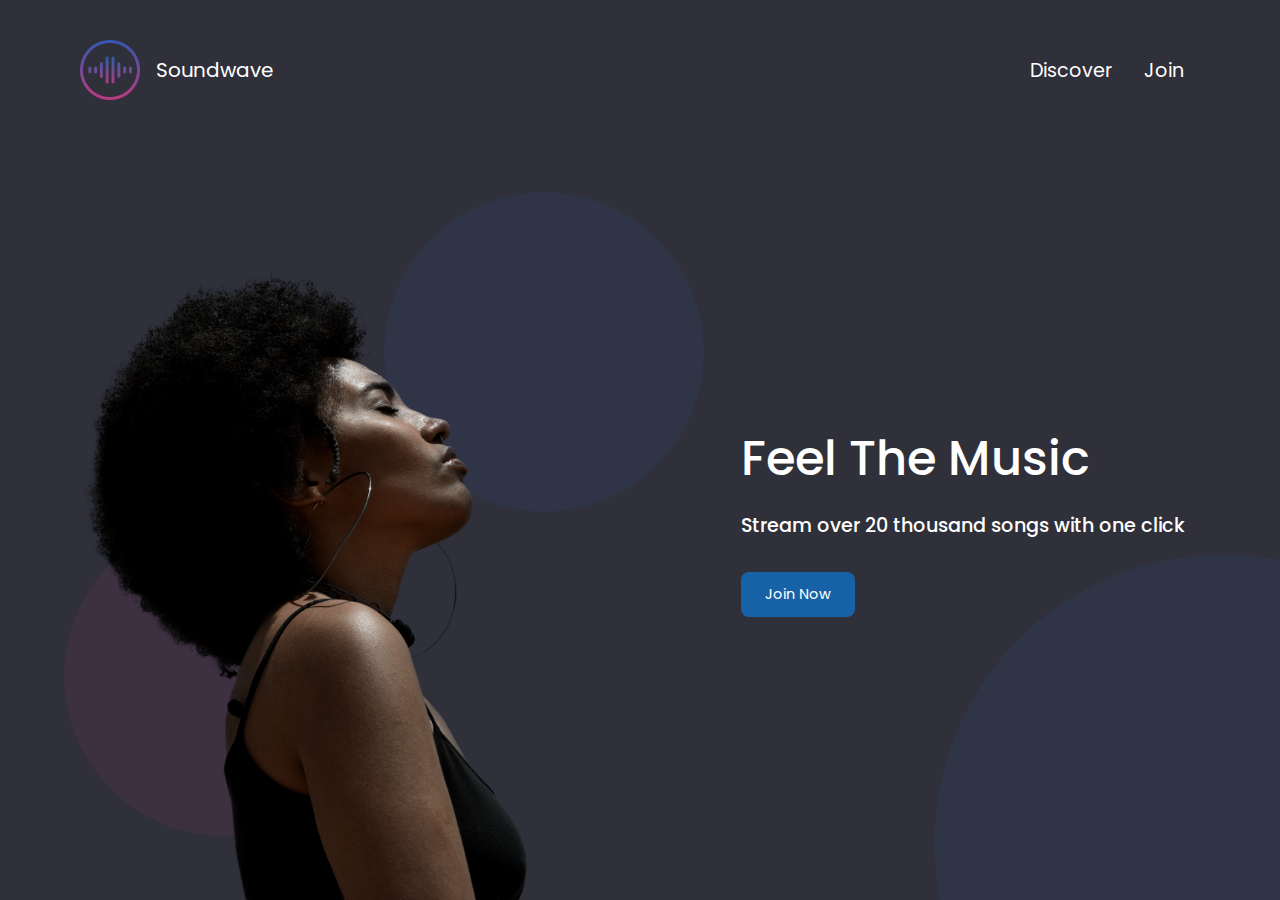
<file: index.html>
<!DOCTYPE html>
<html lang="en">

<head>
    <meta charset="UTF-8">
    <meta http-equiv="X-UA-Compatible" content="IE=edge">
    <meta name="viewport" content="width=device-width, initial-scale=1.0">
    <link href="styles.css" rel="stylesheet">
    <link href="index.css" rel="stylesheet">
    <title>Soundwave</title>
</head>

<body class="container full-height-grow">
    <header class="main-header">
        <a href="/" class="brand-logo">
            <img src="images/logo.png">
            <div class="brand-logo-name">Soundwave</div>
        </a>
        <nav class="main-nav">
            <ul>
                <li><a href="discover.html">Discover</a></li>
                <li><a href="join.html">Join</a></li>
            </ul>
        </nav>
    </header>
    <!-- <div style="flex-grow:1; background-color: blue;"></div> -->
    <section class="home-main-section">
        <div class="img-wrapper">
            <div class="lady-image"></div>
        </div>
        <div class="call-to-action">
            <h1 class="title">Feel The Music</h1>
            <span class="subtitle">Stream over 20 thousand songs with one click</span>
            <a href="join.html" class="btn">Join Now</a>
        </div>
    </section>
    <div class="home-page-circle-1"></div>
    <div class="home-page-circle-2"></div>
    <div class="home-page-circle-3"></div>
</body>

</html>
</file>
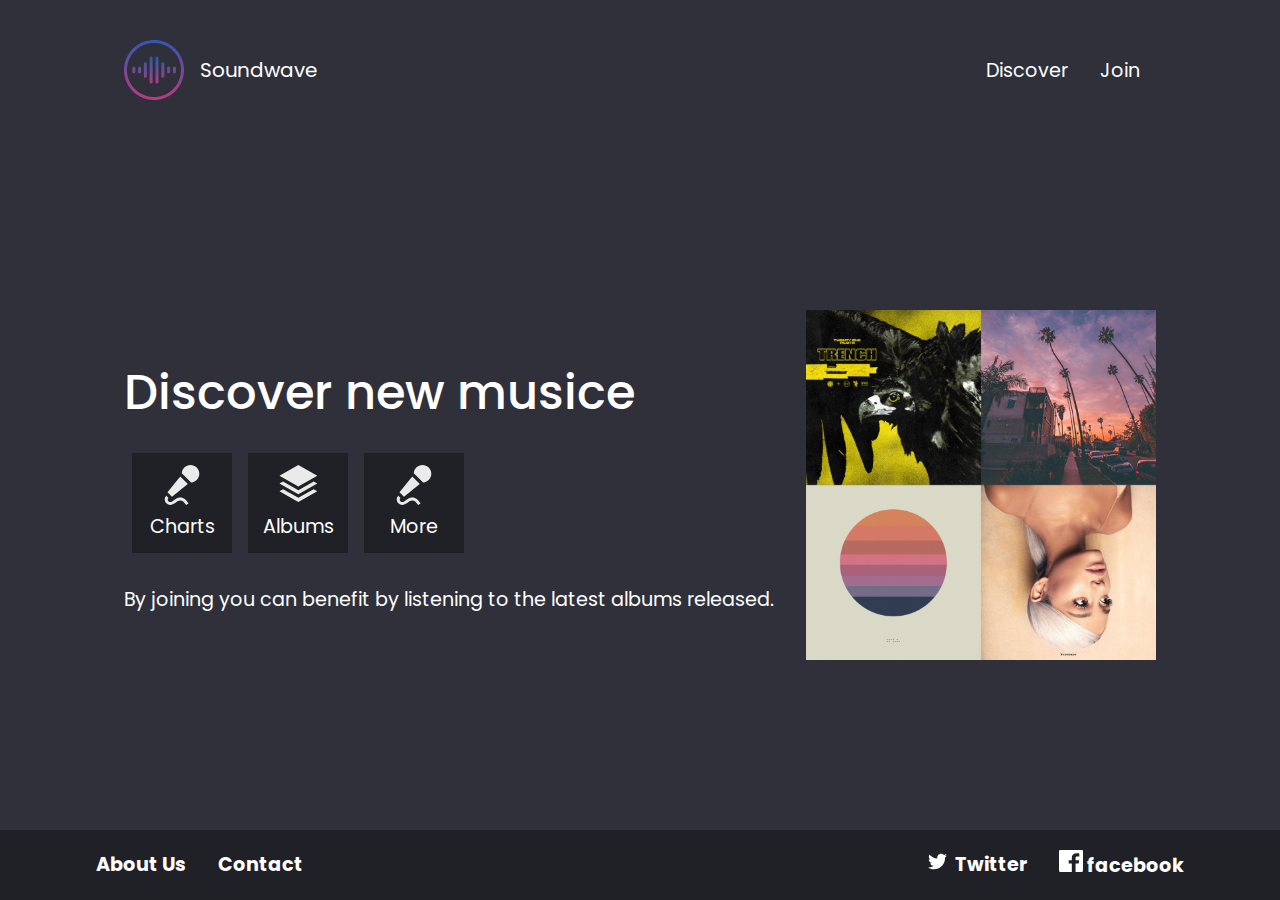
<file: discover.html>
<!DOCTYPE html>
<html lang="en">

<head>
    <meta charset="UTF-8">
    <meta http-equiv="X-UA-Compatible" content="IE=edge">
    <meta name="viewport" content="width=device-width, initial-scale=1.0">
    <link href="styles.css" rel="stylesheet">
    <link href="discover.css" rel="stylesheet">
    <title>Soundwave - Discover</title>
</head>

<body class="full-height-grow">
    <div class="container full-height-grow">
        <header class="main-header">
            <a href="/" class="brand-logo">
                <img src="images/logo.png">
                <div class="brand-logo-name">Soundwave</div>
            </a>
            <nav class="main-nav">
                <ul>
                    <li><a href="discover.html">Discover</a></li>
                    <li><a href="join.html">Join</a></li>
                </ul>
            </nav>
        </header>
        <section class="discover-main-section">
            <div class="call-to-action">
                <h1 class="title">Discover new musice</h1>
                <div class="icon-section">
                    <div class="icon">
                        <img src="/images/microphone.svg">
                        Charts
                    </div>
                    <div class="icon">
                        <img src="/images/albums.svg">
                        Albums
                    </div>
                    <div class="icon">
                        <img src="/images/microphone.svg">
                        More
                    </div>
                </div>
                By joining you can benefit by listening to the latest albums released.
            </div>
            <img class="covers-image" src="images/covers.jpg">
        </section>
    </div>
    <footer class="main-footer">
        <div class="container">
            <nav class="footer-nav">
                <ul>
                    <li>
                        <a href="#">About Us</a>
                    </li>
                    <li>
                        <a href="#">Contact</a>
                    </li>
                </ul>
            </nav>
            <nav class="footer-nav">
                <ul>
                    <li>
                        <a href="#" class="social-link">
                            <img src="/images/twitter.svg">
                            Twitter
                        </a>
                    </li>
                    <li>
                        <a href="#" class="social-line">
                            <img src="/images/facebook.svg">
                            facebook
                        </a>
                    </li>
                </ul>
            </nav>
        </div>
    </footer>
</body>

</html>
</file>
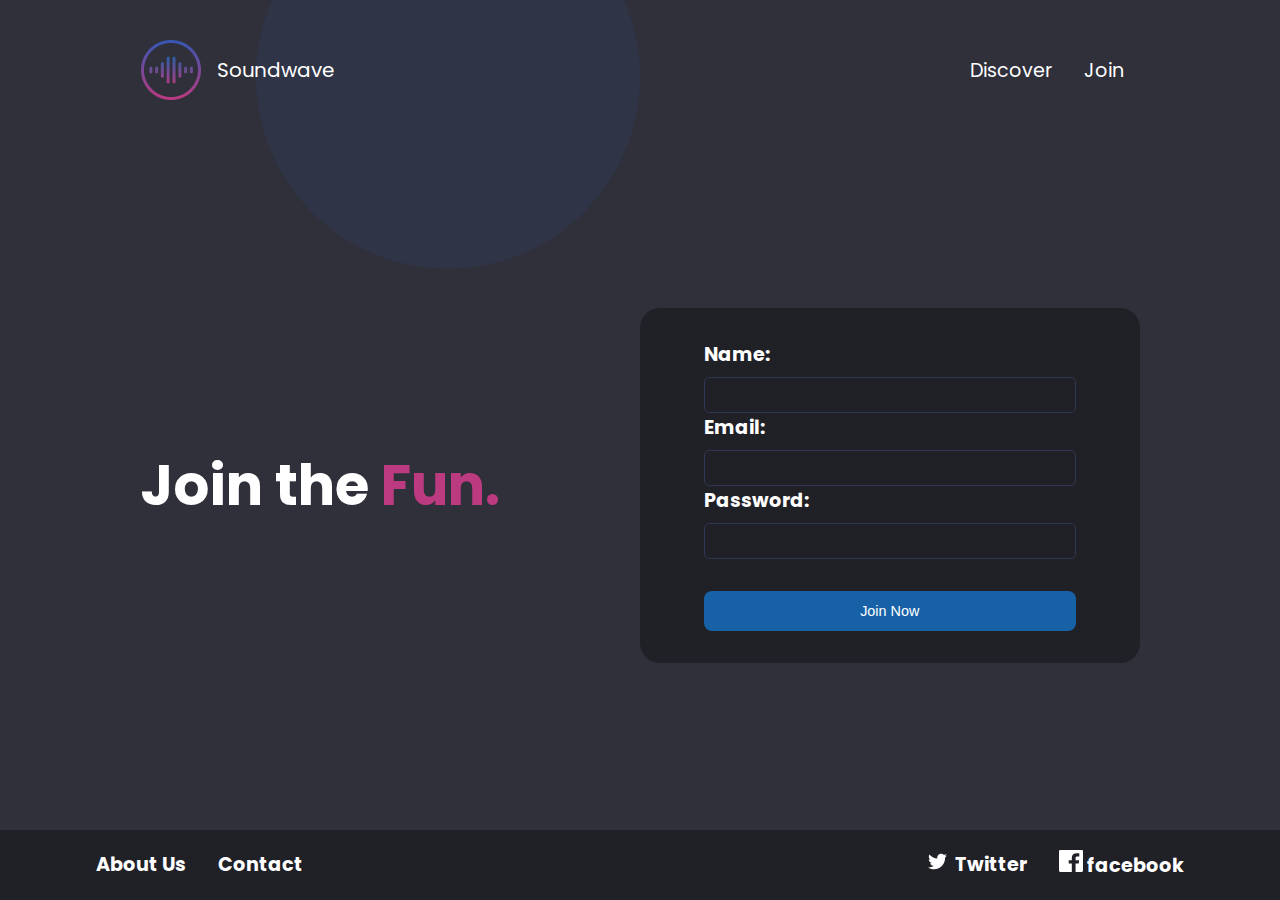
<file: join.html>
<!DOCTYPE html>
<html lang="en">

<head>
    <meta charset="UTF-8">
    <meta http-equiv="X-UA-Compatible" content="IE=edge">
    <meta name="viewport" content="width=device-width, initial-scale=1.0">
    <link href="styles.css" rel="stylesheet">
    <link href="join.css" rel="stylesheet">
    <title>Soundwave - Join</title>
</head>

<body class="full-height-grow">
    <div class="container full-height-grow">
        <header class="main-header">
            <a href="/" class="brand-logo">
                <img src="images/logo.png">
                <div class="brand-logo-name">Soundwave</div>
            </a>
            <nav class="main-nav">
                <ul>
                    <li><a href="discover.html">Discover</a></li>
                    <li><a href="join.html">Join</a></li>
                </ul>
            </nav>
        </header>
        <section class="join-main-section">
            <h1 class="join-text">
                Join the
                <span class="accent-text">Fun.</span>
            </h1>
            <form class="join-form">
                <div class="input-group">
                    <label>Name:</label>
                    <input type="text">
                    <label>Email:</label>
                    <input type="emial">
                    <label>Password:</label>
                    <input type="password">
                </div>
                <div class="input-group">
                    <button type="submit" class="btn">Join Now</button>
                </div>
            </form>
        </section>
        <div class="join-page-circle-1"></div>
        <div class="join-page-circle-2"></div>
    </div>
    <footer class="main-footer">
        <div class="container">
            <nav class="footer-nav">
                <ul>
                    <li>
                        <a href="#">About Us</a>
                    </li>
                    <li>
                        <a href="#">Contact</a>
                    </li>
                </ul>
            </nav>
            <nav class="footer-nav">
                <ul>
                    <li>
                        <a href="#" class="social-link">
                            <img src="/images/twitter.svg">
                            Twitter
                        </a>
                    </li>
                    <li>
                        <a href="#" class="social-line">
                            <img src="/images/facebook.svg">
                            facebook
                        </a>
                    </li>
                </ul>
            </nav>
        </div>
    </footer>
</body>

</html>
</file>
<file: styles.css>
@import url('https://fonts.googleapis.com/css2?family=Poppins:wght@400;500;700&display=swap');


*,
*::before,
*::after {
    box-sizing: border-box;
}

body {
    padding: 0;
    margin: 0;
    background-color: #2f303a;
    font-family: 'Poppins', sans-serif;
    font-size: 1.2rem;
    color: white;
    min-height: 100vh;
}

.full-height-grow {
    display: flex;
    flex-direction: column;
}

.brand-logo {
    display: flex;
    align-items: center;
    font-size: 1.25rem;
    color: inherit;
    text-decoration: none;
}

.brand-logo-name {
    margin-left: 1rem;
}

.main-nav ul,
.footer-nav ul {
    display: flex;
    margin: 0;
    padding: 0;
    list-style: none;
}

.main-nav a,
.footer-nav a {
    color: inherit;
    text-decoration: none;
    padding: 1rem;
}

.main-nav a:hover,
.footer-nav a:hover {
    color: #adadad;
}

.main-header,
.main-footer {
    display: flex;
    justify-content: space-between;
    align-items: center;
}

.main-header {
    height: 140px;
}

.main-footer {
    height: 70px;
    background-color: #202027;
    font-weight: bold;
}

.social-link img {
    width: 1em;
    margin-right: 0.25rem;
}

.main-footer .container {
    display: flex;
    justify-content: space-between;
}

.container {
    max-width: 1200px;
    margin: 0 auto;
    padding: 0 40px;
    flex-grow: 1;
}

.title {
    font-weight: 500;
    font-size: 3rem;
    margin-bottom: 1rem;
    margin-top: 0;
}

.subtitle {
    font-weight: 500;
    font-size: 1.2rem;
    margin-bottom: 2rem;
}

.btn {
    color: white;
    background-color: #1762A7;
    padding: 0.75rem 1.5rem;
    border-radius: 0.5rem;
    text-decoration: none;
    font-size: 0.9rem;
    outline: none;
    border: none;
    cursor: pointer;
}

.btn:hover {
    background-color: #2180d8;
}

.btn:focus {
    background-color: #2796ff;
}
</file>
<file: index.css>
.home-main-section {
    display: flex;
    justify-content: space-between;
    align-items: stretch;
    flex-grow: 1;
}

.home-main-section .img-wrapper {
    display: flex;
    flex-direction: column;
    justify-content: flex-end;
    align-items: stretch;
    flex-grow: 1;
}

.home-main-section .lady-image {
    background-image: url(images/landing-page-girl.png);
    flex-grow: 1;
    max-height: 70vh;
    min-width: 30vw;
    background-size: contain;
    background-repeat: no-repeat;
    background-position: bottom left;
}

.home-main-section .call-to-action {
    display: flex;
    flex-direction: column;
    align-items: flex-start;
    margin: 1rem;
    align-self: center;
}

@media (max-width: 900px) {
    .home-main-section .img-wrapper {
        display: none;
    }

    .home-main-section {
        justify-content: center;
    }
}

.home-page-circle-1 {
    position: absolute;
    width: 25vw;
    height: 25vw;
    border-radius: 50%;
    background-color: rgba(188, 58, 128, 0.1);
    bottom: 5vw;
    left: 5vw;
    z-index: -1;
}

.home-page-circle-2 {
    position: absolute;
    width: 25vw;
    height: 25vw;
    border-radius: 50%;
    background-color: rgba(52, 87, 178, 0.1);
    top: 15vw;
    left: 30vw;
    z-index: -1;
}

.home-page-circle-3 {
    position: absolute;
    overflow: hidden;
    width: 45vw;
    height: 45vw;
    bottom: 0;
    right: 0;
    z-index: -1;
}

.home-page-circle-3::before {
    content: '';
    transform: translate(40%, 40%);
    position: absolute;
    height: 100%;
    width: 100%;
    border-radius: 50%;
    background-color: rgba(52, 87, 178, 0.1);
}
</file>
<file: discover.css>
.discover-main-section {
    display: flex;
    justify-content: stretch;
    align-items: center;
    flex-grow: 1;
}

.discover-main-section .covers-image {
    width: 30vw;
    height: auto;
    max-width: 350px;
    margin-left: 2rem;
}

.icon-section {
    display: flex;
}

.icon {
    display: flex;
    flex-direction: column;
    justify-content: space-between;
    align-items: center;
    margin: 0.5rem;
    padding: 0.75rem;
    width: 100px;
    height: 100px;
    background-color: #202027;
    margin-bottom: 2rem;
}

.icon img {
    width: 40px;
}

@media(max-width: 900px) {
    .discover-main-section {
        display: flex;
        flex-direction: column;
        justify-content: center;
    }

    .discover-main-section .covers-image {
        margin-top: 2rem;
        height: 30vh;
        width: auto;
    }
}
</file>
<file: join.css>
.join-main-section {
    display: flex;
    justify-content: space-between;
    align-items: center;
    flex-grow: 1;
}

.join-text {
    font-size: 3.5rem;
    font-weight: bold;
    margin: 0
}

.accent-text {
    color: #BC3A80;
}

.join-form {
    width: 50vw;
    max-width: 50%;
    padding: 2rem 4rem;
    border-radius: 20px;
    background-color: #202027;
}

.input-group {
    display: flex;
    flex-direction: column;
    margin-bottom: 2rem;
}

.input-group:last-child {
    margin-bottom: 0;
}

.input-group label {
    font-weight: bold;
    margin-bottom: 0.5rem;
}

.input-group input {
    outline: none;
    background: none;
    border: 1px solid #2E3852;
    border-radius: 5px;
    font-size: 1rem;
    padding: 0.5rem;
    color: inherit;
}

.input-group input:focus {
    border-color: #596da0;
}

@media(max-width: 900px) {
    .join-main-section {
        display: flex;
        flex-direction: column;
        justify-content: center;
    }

    .join-form {
        width: 80vw;
        max-width: inherit;
        margin: 2rem 0;
    }
}

.join-page-circle-1 {
    position: absolute;
    overflow: hidden;
    width: 35vw;
    height: 35vw;
    bottom: 0;
    left: 0;
    z-index: -1;
}

.join-page-circle-1::before {
    content: '';
    transform: translate(-20%);
    position: absolute;
    height: 100%;
    width: 100%;
    border-radius: 50%;
    background-color: rgba(188, 58, 128, 0.1);
}

.join-page-circle-1 {
    position: absolute;
    overflow: hidden;
    width: 30vw;
    height: 30vw;
    top: 0;
    left: 20vw;
    z-index: -1;
}

.join-page-circle-1::before {
    content: '';
    transform: translateY(-30%);
    position: absolute;
    height: 100%;
    width: 100%;
    border-radius: 50%;
    background-color: rgba(52, 87, 178, 0.1);
}
</file>
